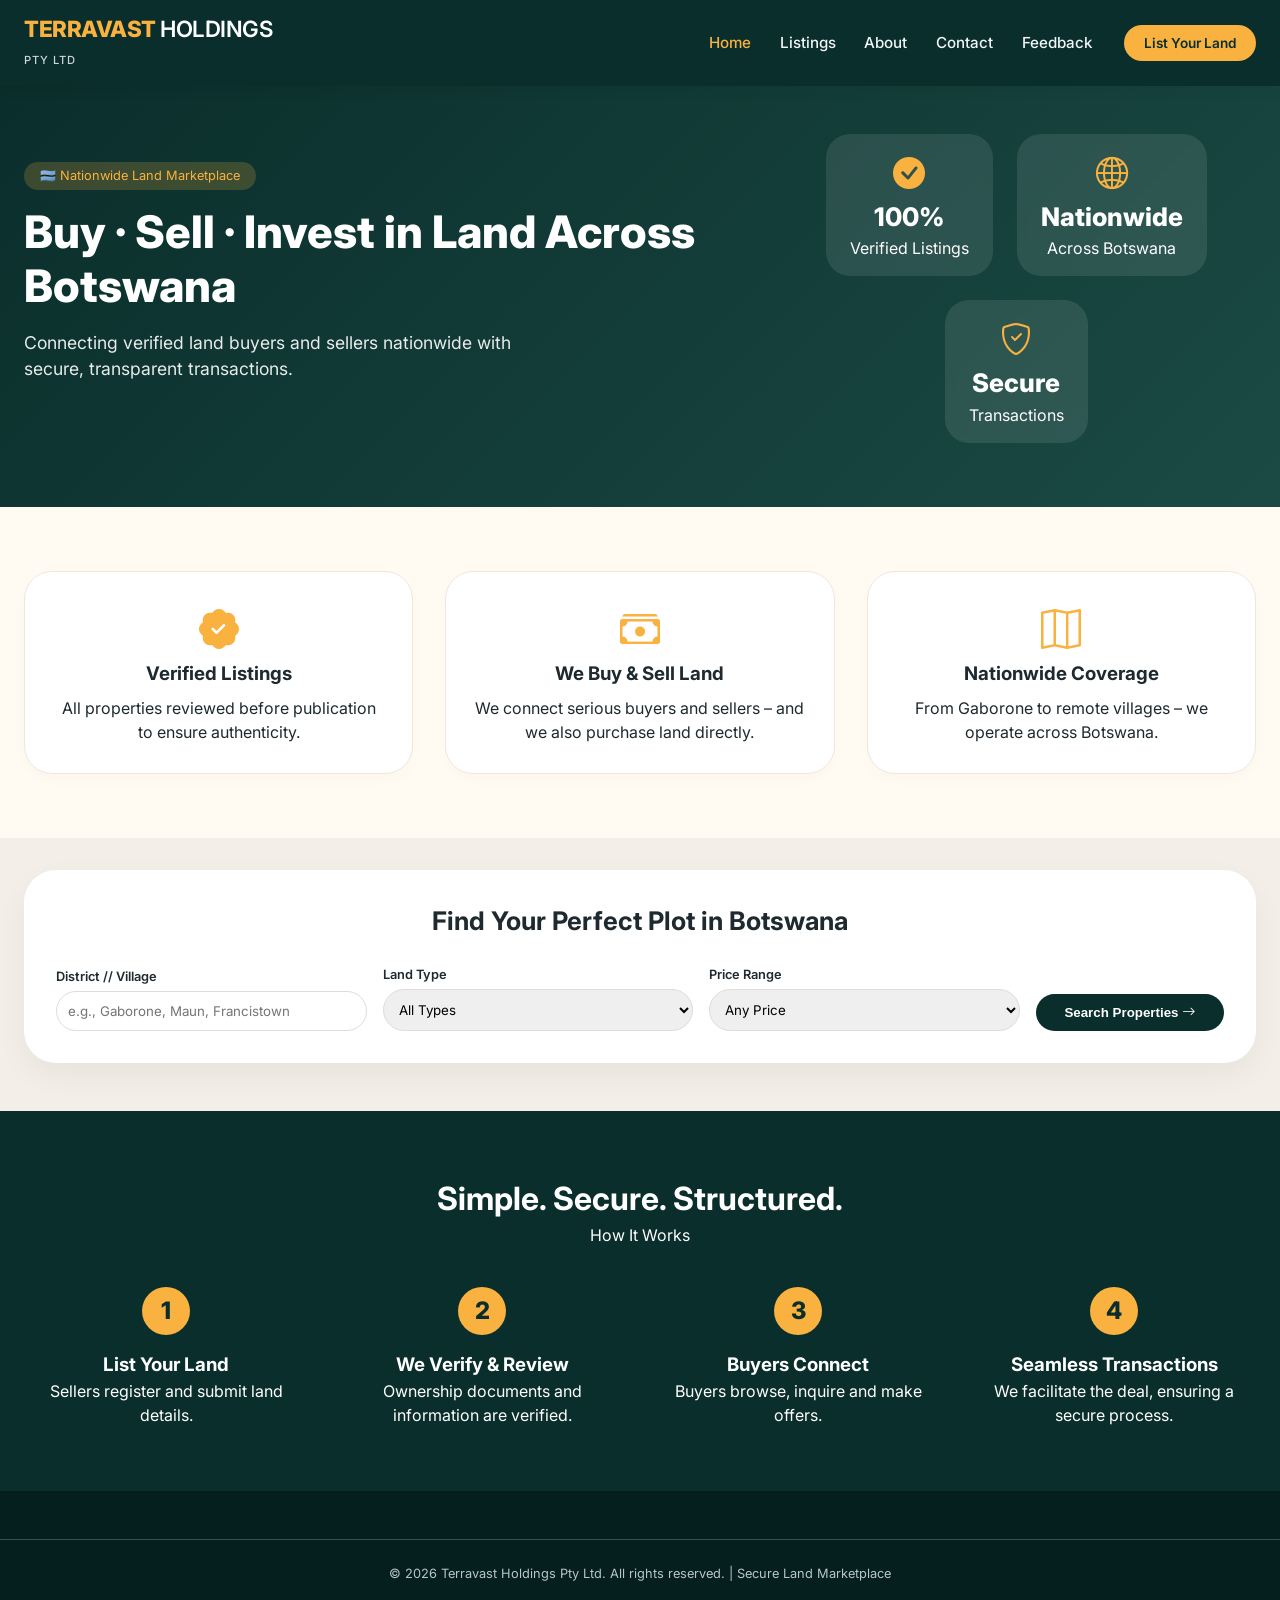
<file: index.html>
<!DOCTYPE html>
<html lang="en">
<head>
    <meta charset="UTF-8">
    <meta name="viewport" content="width=device-width, initial-scale=1.0">
    <title>Terravast Holdings | Buy, Sell & Invest in Land Across Botswana</title>
    <!-- Google Fonts for better typography -->
    <link href="https://fonts.googleapis.com/css2?family=Inter:opsz,wght@14..32,300;14..32,400;14..32,600;14..32,700;14..32,800&display=swap" rel="stylesheet">
    <!-- Bootstrap Icons for icons (free icon library) -->
    <link rel="stylesheet" href="https://cdn.jsdelivr.net/npm/bootstrap-icons@1.11.3/font/bootstrap-icons.min.css">
    <!-- Link to external CSS file -->
    <link rel="stylesheet" href="style.css">
</head>
<body>

<!-- ========== HEADER / NAVIGATION BAR ========== -->
<!-- This appears on EVERY page - shows the logo and navigation links -->
<header class="site-header">
    <div class="container nav-container">
        <div class="logo-area">
            <h1 class="logo">
                <span class="logo-terra">TERRAVAST</span> 
                <span class="logo-hold">HOLDINGS</span>
                <br><span class="logo-sub">PTY LTD</span>
            </h1>
        </div>
        <nav class="main-nav">
            <ul class="nav-links">
                <li><a href="index.html" class="active">Home</a></li>
                <li><a href="listings.html">Listings</a></li>
                <li><a href="about.html">About</a></li>
                <li><a href="contact.html">Contact</a></li>
                <li><a href="feedback.html">Feedback</a></li>
            </ul>
            <div class="nav-actions">
                <a href="contact.html" class="btn-primary">List Your Land</a>
            </div>
            <!-- Mobile menu button (hamburger) - only shows on phones -->
            <button class="mobile-menu-btn" id="mobileMenuBtn" aria-label="Menu">
                <i class="bi bi-list"></i>
            </button>
        </nav>
    </div>
    <!-- Mobile navigation panel - hidden by default, shows when button clicked -->
    <div class="mobile-nav-panel" id="mobileNavPanel">
        <ul>
            <li><a href="index.html">Home</a></li>
            <li><a href="listings.html">Listings</a></li>
            <li><a href="about.html">About</a></li>
            <li><a href="contact.html">Contact</a></li>
            <li><a href="feedback.html">Feedback</a></li>
            <li><a href="contact.html" class="btn-primary-mobile">List Your Land</a></li>
        </ul>
    </div>
</header>

<main>
    <!-- ========== HERO SECTION ========== -->
    <!-- Big welcoming section at the top of the page -->
    <section class="hero">
        <div class="container hero-grid">
            <div class="hero-content">
                <span class="hero-badge">🇧🇼 Nationwide Land Marketplace</span>
                <h2>Buy · Sell · Invest in Land Across Botswana</h2>
                <p>Connecting verified land buyers and sellers nationwide with secure, transparent transactions.</p>
            </div>
            <div class="hero-stats">
                <div class="stat-card">
                    <i class="bi bi-check-circle-fill"></i>
                    <h3>100%</h3>
                    <p>Verified Listings</p>
                </div>
                <div class="stat-card">
                    <i class="bi bi-globe2"></i>
                    <h3>Nationwide</h3>
                    <p>Across Botswana</p>
                </div>
                <div class="stat-card">
                    <i class="bi bi-shield-check"></i>
                    <h3>Secure</h3>
                    <p>Transactions</p>
                </div>
            </div>
        </div>
    </section>

    <!-- ========== FEATURES SECTION ========== -->
    <!-- Three cards explaining what makes Terravast special -->
    <section class="features">
        <div class="container">
            <div class="features-grid">
                <div class="feature-item">
                    <i class="bi bi-patch-check-fill"></i>
                    <h3>Verified Listings</h3>
                    <p>All properties reviewed before publication to ensure authenticity.</p>
                </div>
                <div class="feature-item">
                    <i class="bi bi-cash-stack"></i>
                    <h3>We Buy & Sell Land</h3>
                    <p>We connect serious buyers and sellers – and we also purchase land directly.</p>
                </div>
                <div class="feature-item">
                    <i class="bi bi-map"></i>
                    <h3>Nationwide Coverage</h3>
                    <p>From Gaborone to remote villages – we operate across Botswana.</p>
                </div>
            </div>
        </div>
    </section>

    <!-- ========== SEARCH SECTION ========== -->
    <!-- Search bar that lets users filter properties -->
    <section class="search-section">
        <div class="container">
            <div class="search-card">
                <h3>Find Your Perfect Plot in Botswana</h3>
                <form id="searchForm" class="search-form">
                    <div class="form-group">
                        <label>District // Village</label>
                        <input type="text" id="searchLocation" placeholder="e.g., Gaborone, Maun, Francistown">
                    </div>
                    <div class="form-group">
                        <label>Land Type</label>
                        <select id="searchType">
                            <option value="all">All Types</option>
                            <option value="Residential">Residential Plot</option>
                            <option value="Commercial">Commercial Farm</option>
                            <option value="Tribal">Tribal Land</option>
                            <option value="Freehold">Freehold</option>
                        </select>
                    </div>
                    <div class="form-group">
                        <label>Price Range</label>
                        <select id="searchPrice">
                            <option value="any">Any Price</option>
                            <option value="0-300000">Under P300,000</option>
                            <option value="300001-600000">P300k - P600k</option>
                            <option value="600001-1000000">P600k - P1M</option>
                            <option value="1000001+">P1M+</option>
                        </select>
                    </div>
                    <button type="submit" class="btn-search">Search Properties <i class="bi bi-arrow-right"></i></button>
                </form>
            </div>
        </div>
    </section>
    
    <!-- ========== HOW IT WORKS SECTION ========== -->
    <!-- 4-step process explaining how the platform works -->
    <section class="how-it-works">
        <div class="container">
            <div class="section-header">
                <h2>Simple. Secure. Structured.</h2>
                <p>How It Works</p>
            </div>
            <div class="steps">
                <div class="step">
                    <div class="step-num">1</div>
                    <h3>List Your Land</h3>
                    <p>Sellers register and submit land details.</p>
                </div>
                <div class="step">
                    <div class="step-num">2</div>
                    <h3>We Verify & Review</h3>
                    <p>Ownership documents and information are verified.</p>
                </div>
                <div class="step">
                    <div class="step-num">3</div>
                    <h3>Buyers Connect</h3>
                    <p>Buyers browse, inquire and make offers.</p>
                </div>
                <div class="step">
                    <div class="step-num">4</div>
                    <h3>Seamless Transactions</h3>
                    <p>We facilitate the deal, ensuring a secure process.</p>
                </div>
            </div>
        </div>
    </section>
</main>

<!-- ========== FOOTER ========== -->
<!-- Appears at the bottom of EVERY page -->
<footer class="site-footer">
        <div class="footer-bottom">
            <p>&copy; 2026 Terravast Holdings Pty Ltd. All rights reserved. | Secure Land Marketplace</p>
        </div>
    </div>
</footer>

<!-- Link to external JavaScript file -->
<script src="script.js"></script>
</body>
</html>
</file>
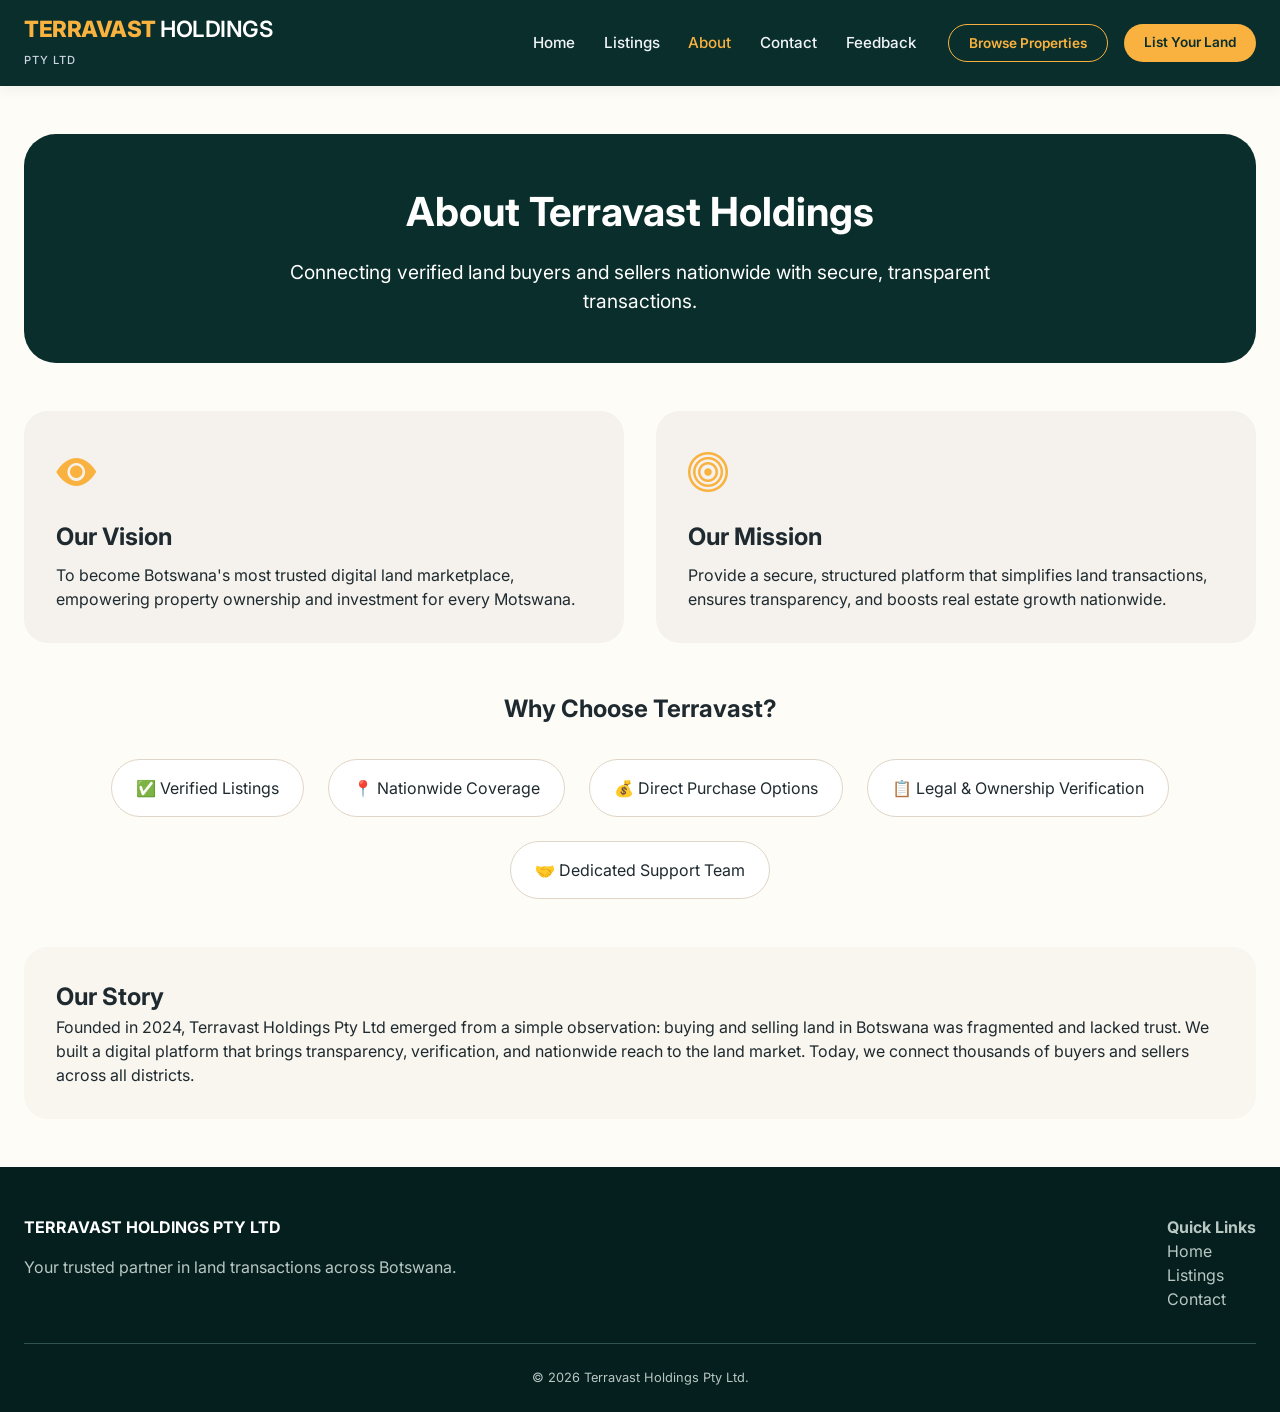
<file: about.html>
<!DOCTYPE html>
<html lang="en">
<head>
    <meta charset="UTF-8">
    <meta name="viewport" content="width=device-width, initial-scale=1.0">
    <title>Terravast - About Us | Botswana's Trusted Land Marketplace</title>
    <link href="https://fonts.googleapis.com/css2?family=Inter:opsz,wght@14..32,300;400;600;700;800&display=swap" rel="stylesheet">
    <link rel="stylesheet" href="https://cdn.jsdelivr.net/npm/bootstrap-icons@1.11.3/font/bootstrap-icons.min.css">
    <link rel="stylesheet" href="style.css">
</head>
<body>

<header class="site-header">
    <div class="container nav-container">
        <div class="logo-area">
            <h1 class="logo"><span class="logo-terra">TERRAVAST</span> <span class="logo-hold">HOLDINGS</span><br><span class="logo-sub">PTY LTD</span></h1>
        </div>
        <nav class="main-nav">
            <ul class="nav-links">
                <li><a href="index.html">Home</a></li>
                <li><a href="listings.html">Listings</a></li>
                <li><a href="about.html" class="active">About</a></li>
                <li><a href="contact.html">Contact</a></li>
                <li><a href="feedback.html">Feedback</a></li>
            </ul>
            <div class="nav-actions">
                <a href="listings.html" class="btn-outline">Browse Properties</a>
                <a href="contact.html" class="btn-primary">List Your Land</a>
            </div>
            <button class="mobile-menu-btn" id="mobileMenuBtn"><i class="bi bi-list"></i></button>
        </nav>
    </div>
    <div class="mobile-nav-panel" id="mobileNavPanel">
        <ul>
            <li><a href="index.html">Home</a></li>
            <li><a href="listings.html">Listings</a></li>
            <li><a href="about.html">About</a></li>
            <li><a href="contact.html">Contact</a></li>
            <li><a href="feedback.html">Feedback</a></li>
        </ul>
    </div>
</header>

<main>
    <section class="container" style="padding: 3rem 1.5rem;">
        <!-- Hero section for about page -->
        <div style="background: #0a2e2b; color: white; border-radius: 32px; padding: 3rem 2rem; margin-bottom: 3rem; text-align: center;">
            <h1 style="font-size: 2.5rem; margin-bottom: 1rem;">About Terravast Holdings</h1>
            <p style="font-size: 1.2rem; max-width: 700px; margin: 0 auto;">Connecting verified land buyers and sellers nationwide with secure, transparent transactions.</p>
        </div>
        
        <!-- Vision and Mission side by side -->
        <div style="display: flex; flex-wrap: wrap; gap: 2rem; margin-bottom: 3rem;">
            <div style="flex: 1; background: #f5f2ed; padding: 2rem; border-radius: 24px;">
                <i class="bi bi-eye-fill" style="font-size: 2.5rem; color: #f9b23f;"></i>
                <h2 style="margin: 1rem 0 0.5rem;">Our Vision</h2>
                <p>To become Botswana's most trusted digital land marketplace, empowering property ownership and investment for every Motswana.</p>
            </div>
            <div style="flex: 1; background: #f5f2ed; padding: 2rem; border-radius: 24px;">
                <i class="bi bi-bullseye" style="font-size: 2.5rem; color: #f9b23f;"></i>
                <h2 style="margin: 1rem 0 0.5rem;">Our Mission</h2>
                <p>Provide a secure, structured platform that simplifies land transactions, ensures transparency, and boosts real estate growth nationwide.</p>
            </div>
        </div>
        
        <!-- Why Choose Us section -->
        <div style="margin-bottom: 3rem;">
            <h2 style="text-align: center; margin-bottom: 2rem;">Why Choose Terravast?</h2>
            <div style="display: flex; flex-wrap: wrap; gap: 1.5rem; justify-content: center;">
                <div style="background: white; padding: 1rem 1.5rem; border-radius: 60px; border: 1px solid #e0d6c8;">✅ Verified Listings</div>
                <div style="background: white; padding: 1rem 1.5rem; border-radius: 60px; border: 1px solid #e0d6c8;">📍 Nationwide Coverage</div>
                <div style="background: white; padding: 1rem 1.5rem; border-radius: 60px; border: 1px solid #e0d6c8;">💰 Direct Purchase Options</div>
                <div style="background: white; padding: 1rem 1.5rem; border-radius: 60px; border: 1px solid #e0d6c8;">📋 Legal & Ownership Verification</div>
                <div style="background: white; padding: 1rem 1.5rem; border-radius: 60px; border: 1px solid #e0d6c8;">🤝 Dedicated Support Team</div>
            </div>
        </div>
        
        <!-- Company story -->
        <div style="background: #f9f5ef; border-radius: 24px; padding: 2rem;">
            <h2>Our Story</h2>
            <p>Founded in 2024, Terravast Holdings Pty Ltd emerged from a simple observation: buying and selling land in Botswana was fragmented and lacked trust. We built a digital platform that brings transparency, verification, and nationwide reach to the land market. Today, we connect thousands of buyers and sellers across all districts.</p>
        </div>
    </section>
</main>

<footer class="site-footer">
    <div class="container">
        <div class="footer-grid">
            <div class="footer-brand">
                <h3>TERRAVAST HOLDINGS PTY LTD</h3>
                <p>Your trusted partner in land transactions across Botswana.</p>
            </div>
            <div class="footer-links">
                <h4>Quick Links</h4>
                <ul><li><a href="index.html">Home</a></li><li><a href="listings.html">Listings</a></li><li><a href="contact.html">Contact</a></li></ul>
            </div>
        </div>
        <div class="footer-bottom"><p>&copy; 2026 Terravast Holdings Pty Ltd.</p></div>
    </div>
</footer>

<script src="script.js"></script>
</body>
</html>
</file>
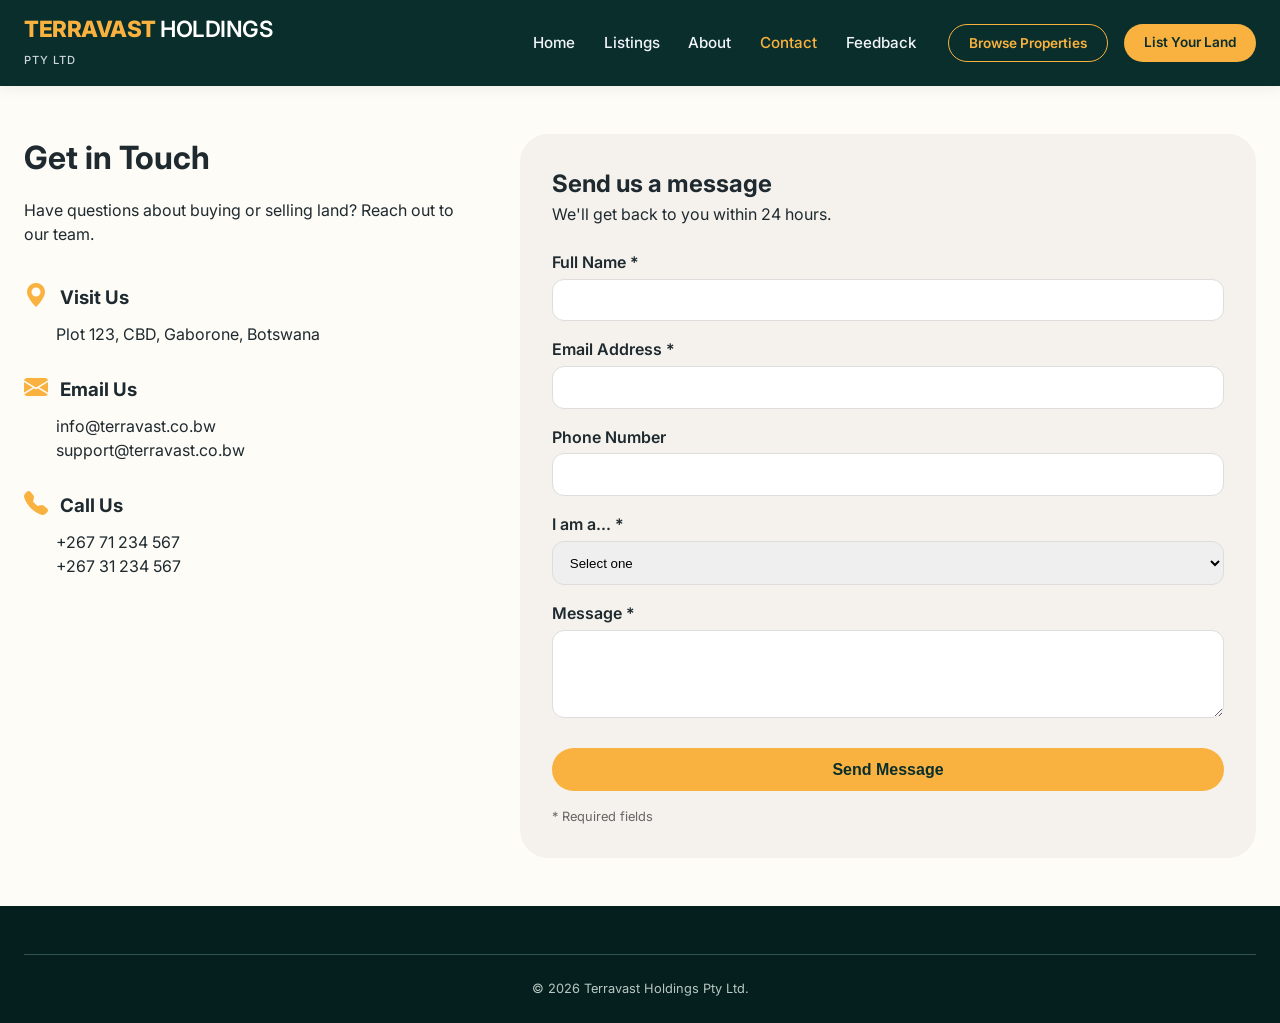
<file: contact.html>
<!DOCTYPE html>
<html lang="en">
<head>
    <meta charset="UTF-8">
    <meta name="viewport" content="width=device-width, initial-scale=1.0">
    <title>Terravast - Contact Us | List Your Land or Inquire</title>
    <link href="https://fonts.googleapis.com/css2?family=Inter:opsz,wght@14..32,300;400;600;700;800&display=swap" rel="stylesheet">
    <link rel="stylesheet" href="https://cdn.jsdelivr.net/npm/bootstrap-icons@1.11.3/font/bootstrap-icons.min.css">
    <link rel="stylesheet" href="style.css">
</head>
<body>

<header class="site-header">
    <div class="container nav-container">
        <div class="logo-area">
            <h1 class="logo"><span class="logo-terra">TERRAVAST</span> <span class="logo-hold">HOLDINGS</span><br><span class="logo-sub">PTY LTD</span></h1>
        </div>
        <nav class="main-nav">
            <ul class="nav-links">
                <li><a href="index.html">Home</a></li>
                <li><a href="listings.html">Listings</a></li>
                <li><a href="about.html">About</a></li>
                <li><a href="contact.html" class="active">Contact</a></li>
                <li><a href="feedback.html">Feedback</a></li>
            </ul>
            <div class="nav-actions">
                <a href="listings.html" class="btn-outline">Browse Properties</a>
                <a href="contact.html" class="btn-primary">List Your Land</a>
            </div>
            <button class="mobile-menu-btn" id="mobileMenuBtn"><i class="bi bi-list"></i></button>
        </nav>
    </div>
    <div class="mobile-nav-panel" id="mobileNavPanel">
        <ul><li><a href="index.html">Home</a></li><li><a href="listings.html">Listings</a></li><li><a href="about.html">About</a></li><li><a href="contact.html">Contact</a></li><li><a href="feedback.html">Feedback</a></li></ul>
    </div>
</header>

<main>
    <section class="container" style="padding: 3rem 1.5rem;">
        <div style="display: flex; flex-wrap: wrap; gap: 3rem;">
            <!-- Left side: Contact information -->
            <div style="flex: 1;">
                <h1 style="font-size: 2rem; margin-bottom: 1rem;">Get in Touch</h1>
                <p style="margin-bottom: 2rem;">Have questions about buying or selling land? Reach out to our team.</p>
                
                <div style="margin-bottom: 1.5rem;">
                    <i class="bi bi-geo-alt-fill" style="color: #f9b23f; font-size: 1.5rem;"></i>
                    <h3 style="display: inline; margin-left: 0.5rem;">Visit Us</h3>
                    <p style="margin-top: 0.5rem; margin-left: 2rem;">Plot 123, CBD, Gaborone, Botswana</p>
                </div>
                
                <div style="margin-bottom: 1.5rem;">
                    <i class="bi bi-envelope-fill" style="color: #f9b23f; font-size: 1.5rem;"></i>
                    <h3 style="display: inline; margin-left: 0.5rem;">Email Us</h3>
                    <p style="margin-top: 0.5rem; margin-left: 2rem;">info@terravast.co.bw</p>
                    <p style="margin-left: 2rem;">support@terravast.co.bw</p>
                </div>
                
                <div style="margin-bottom: 1.5rem;">
                    <i class="bi bi-telephone-fill" style="color: #f9b23f; font-size: 1.5rem;"></i>
                    <h3 style="display: inline; margin-left: 0.5rem;">Call Us</h3>
                    <p style="margin-top: 0.5rem; margin-left: 2rem;">+267 71 234 567</p>
                    <p style="margin-left: 2rem;">+267 31 234 567</p>
                </div>
            </div>
            
            <!-- Right side: Contact Form with HTML5 validation -->
            <div style="flex: 1.5; background: #f5f2ed; padding: 2rem; border-radius: 28px;">
                <h2>Send us a message</h2>
                <p style="margin-bottom: 1.5rem;">We'll get back to you within 24 hours.</p>
                
                <!-- IMPORTANT: This form uses HTML5 'required' attribute for validation -->
                <form id="contactForm">
                    <div style="margin-bottom: 1rem;">
                        <label style="display: block; font-weight: 600; margin-bottom: 0.3rem;">Full Name *</label>
                        <input type="text" id="conName" required style="width: 100%; padding: 0.8rem; border-radius: 12px; border: 1px solid #ddd;">
                    </div>
                    <div style="margin-bottom: 1rem;">
                        <label style="display: block; font-weight: 600; margin-bottom: 0.3rem;">Email Address *</label>
                        <input type="email" id="conEmail" required style="width: 100%; padding: 0.8rem; border-radius: 12px; border: 1px solid #ddd;">
                    </div>
                    <div style="margin-bottom: 1rem;">
                        <label style="display: block; font-weight: 600; margin-bottom: 0.3rem;">Phone Number</label>
                        <input type="tel" id="conPhone" style="width: 100%; padding: 0.8rem; border-radius: 12px; border: 1px solid #ddd;">
                    </div>
                    <div style="margin-bottom: 1rem;">
                        <label style="display: block; font-weight: 600; margin-bottom: 0.3rem;">I am a... *</label>
                        <select id="conType" required style="width: 100%; padding: 0.8rem; border-radius: 12px; border: 1px solid #ddd;">
                            <option value="">Select one</option>
                            <option value="buyer">Buyer looking for land</option>
                            <option value="seller">Seller wanting to list land</option>
                            <option value="investor">Investor</option>
                        </select>
                    </div>
                    <div style="margin-bottom: 1.5rem;">
                        <label style="display: block; font-weight: 600; margin-bottom: 0.3rem;">Message *</label>
                        <textarea id="conMsg" rows="4" required style="width: 100%; padding: 0.8rem; border-radius: 12px; border: 1px solid #ddd;"></textarea>
                    </div>
                    <button type="submit" class="btn-primary" style="width: 100%; padding: 0.8rem; font-size: 1rem;">Send Message</button>
                    <p style="font-size: 0.8rem; margin-top: 1rem; color: #666;">* Required fields</p>
                </form>
            </div>
        </div>
    </section>
</main>

<footer class="site-footer">
    <div class="container">
        <div class="footer-bottom"><p>&copy; 2026 Terravast Holdings Pty Ltd.</p></div>
    </div>
</footer>

<script src="script.js"></script>
</body>
</html>
</file>
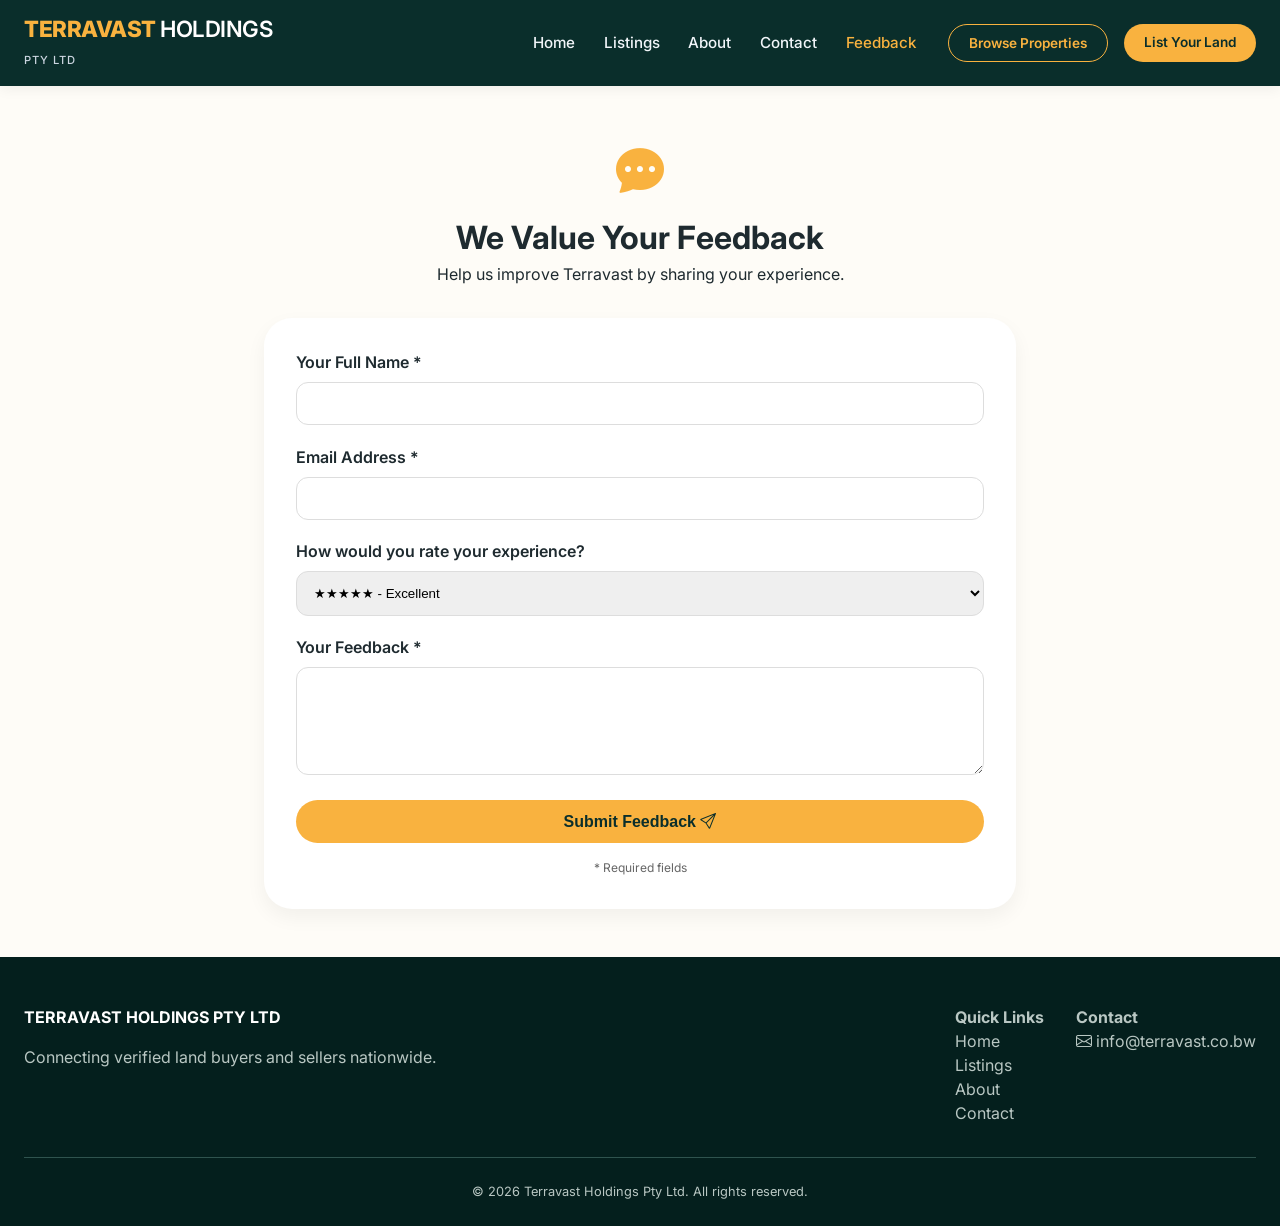
<file: feedback.html>
<!DOCTYPE html>
<html lang="en">
<head>
    <meta charset="UTF-8">
    <meta name="viewport" content="width=device-width, initial-scale=1.0">
    <title>Terravast - We Value Your Feedback</title>
    <link href="https://fonts.googleapis.com/css2?family=Inter:opsz,wght@14..32,300;400;600;700;800&display=swap" rel="stylesheet">
    <link rel="stylesheet" href="https://cdn.jsdelivr.net/npm/bootstrap-icons@1.11.3/font/bootstrap-icons.min.css">
    <link rel="stylesheet" href="style.css">
</head>
<body>

<header class="site-header">
    <div class="container nav-container">
        <div class="logo-area">
            <h1 class="logo"><span class="logo-terra">TERRAVAST</span> <span class="logo-hold">HOLDINGS</span><br><span class="logo-sub">PTY LTD</span></h1>
        </div>
        <nav class="main-nav">
            <ul class="nav-links">
                <li><a href="index.html">Home</a></li>
                <li><a href="listings.html">Listings</a></li>
                <li><a href="about.html">About</a></li>
                <li><a href="contact.html">Contact</a></li>
                <li><a href="feedback.html" class="active">Feedback</a></li>
            </ul>
            <div class="nav-actions">
                <a href="listings.html" class="btn-outline">Browse Properties</a>
                <a href="contact.html" class="btn-primary">List Your Land</a>
            </div>
            <button class="mobile-menu-btn" id="mobileMenuBtn"><i class="bi bi-list"></i></button>
        </nav>
    </div>
    <div class="mobile-nav-panel" id="mobileNavPanel">
        <ul>
            <li><a href="index.html">Home</a></li>
            <li><a href="listings.html">Listings</a></li>
            <li><a href="about.html">About</a></li>
            <li><a href="contact.html">Contact</a></li>
            <li><a href="feedback.html">Feedback</a></li>
        </ul>
    </div>
</header>

<main>
    <section class="container" style="padding: 3rem 1.5rem; max-width: 800px; margin: 0 auto;">
        <!-- Header -->
        <div style="text-align: center; margin-bottom: 2rem;">
            <i class="bi bi-chat-dots-fill" style="font-size: 3rem; color: #f9b23f;"></i>
            <h1 style="font-size: 2rem; margin-top: 0.5rem;">We Value Your Feedback</h1>
            <p>Help us improve Terravast by sharing your experience.</p>
        </div>
        
        <!-- Feedback Form -->
        <div style="background: white; padding: 2rem; border-radius: 28px; box-shadow: 0 8px 20px rgba(0,0,0,0.05);">
            <form id="feedbackForm">
                <!-- Name field - REQUIRED -->
                <div style="margin-bottom: 1.2rem;">
                    <label style="display: block; font-weight: 600; margin-bottom: 0.5rem;">Your Full Name *</label>
                    <input type="text" id="fbName" required 
                           style="width: 100%; padding: 0.8rem; border-radius: 12px; border: 1px solid #ddd; font-family: inherit;">
                </div>
                
                <!-- Email field - REQUIRED with email validation -->
                <div style="margin-bottom: 1.2rem;">
                    <label style="display: block; font-weight: 600; margin-bottom: 0.5rem;">Email Address *</label>
                    <input type="email" id="fbEmail" required 
                           style="width: 100%; padding: 0.8rem; border-radius: 12px; border: 1px solid #ddd; font-family: inherit;">
                </div>
                
                <!-- Rating dropdown -->
                <div style="margin-bottom: 1.2rem;">
                    <label style="display: block; font-weight: 600; margin-bottom: 0.5rem;">How would you rate your experience?</label>
                    <select id="fbRating" style="width: 100%; padding: 0.8rem; border-radius: 12px; border: 1px solid #ddd;">
                        <option value="5">★★★★★ - Excellent</option>
                        <option value="4">★★★★☆ - Good</option>
                        <option value="3">★★★☆☆ - Average</option>
                        <option value="2">★★☆☆☆ - Fair</option>
                        <option value="1">★☆☆☆☆ - Poor</option>
                    </select>
                </div>
                
                <!-- Message field - REQUIRED -->
                <div style="margin-bottom: 1.2rem;">
                    <label style="display: block; font-weight: 600; margin-bottom: 0.5rem;">Your Feedback *</label>
                    <textarea id="fbMsg" rows="5" required 
                              style="width: 100%; padding: 0.8rem; border-radius: 12px; border: 1px solid #ddd; font-family: inherit; resize: vertical;"></textarea>
                </div>
                
                <!-- Submit button -->
                <button type="submit" class="btn-primary" style="width: 100%; padding: 0.8rem; font-size: 1rem; cursor: pointer;">
                    Submit Feedback <i class="bi bi-send"></i>
                </button>
                
                <p style="font-size: 0.75rem; margin-top: 1rem; color: #666; text-align: center;">* Required fields</p>
            </form>
        </div>
        
        <!-- Thank you message (hidden initially) -->
        <div id="thankYouMsg" style="display: none; text-align: center; background: #e8f5e9; padding: 2rem; border-radius: 24px; margin-top: 2rem;">
            <i class="bi bi-check-circle-fill" style="font-size: 3rem; color: #4caf50;"></i>
            <h3>Thank You!</h3>
            <p>Your feedback helps us improve Terravast for everyone.</p>
        </div>
    </section>
</main>

<footer class="site-footer">
    <div class="container">
        <div class="footer-grid">
            <div class="footer-brand">
                <h3>TERRAVAST HOLDINGS PTY LTD</h3>
                <p>Connecting verified land buyers and sellers nationwide.</p>
            </div>
            <div class="footer-links">
                <h4>Quick Links</h4>
                <ul>
                    <li><a href="index.html">Home</a></li>
                    <li><a href="listings.html">Listings</a></li>
                    <li><a href="about.html">About</a></li>
                    <li><a href="contact.html">Contact</a></li>
                </ul>
            </div>
            <div class="footer-contact">
                <h4>Contact</h4>
                <p><i class="bi bi-envelope"></i> info@terravast.co.bw</p>
            </div>
        </div>
        <div class="footer-bottom">
            <p>&copy; 2026 Terravast Holdings Pty Ltd. All rights reserved.</p>
        </div>
    </div>
</footer>

<script src="script.js"></script>
</body>
</html>
</file>
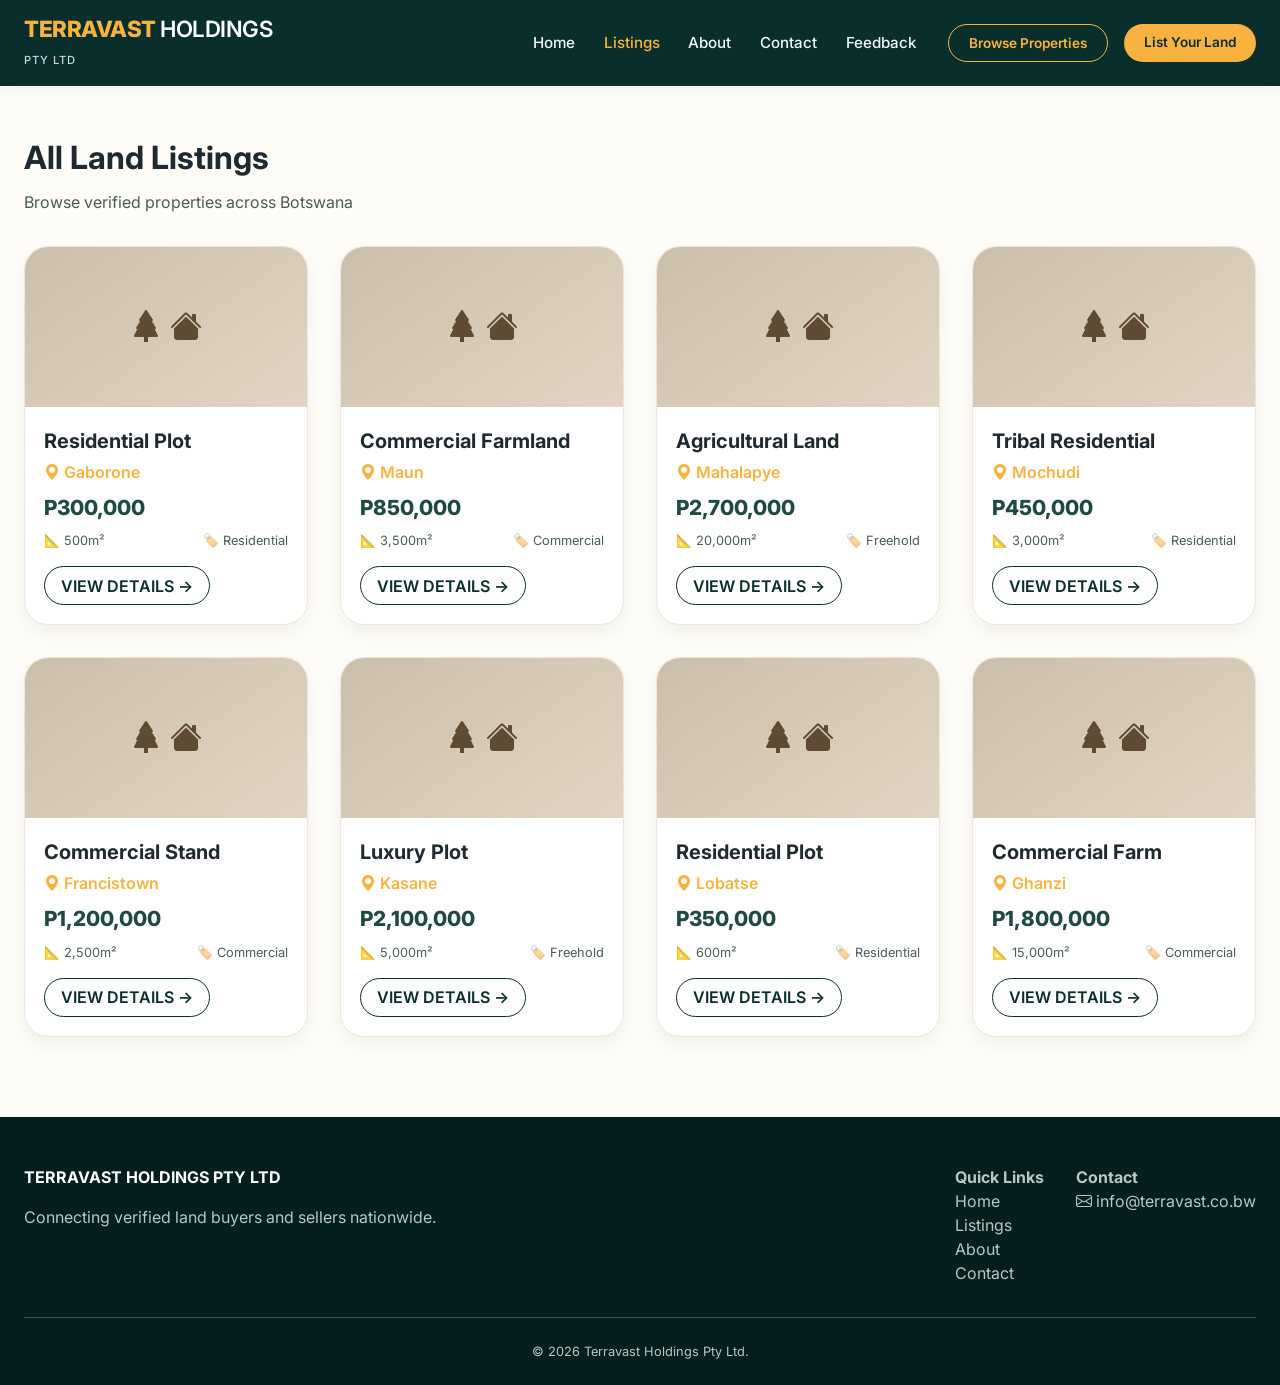
<file: listings.html>
<!DOCTYPE html>
<html lang="en">
<head>
    <meta charset="UTF-8">
    <meta name="viewport" content="width=device-width, initial-scale=1.0">
    <title>Terravast - All Land Listings in Botswana</title>
    <link href="https://fonts.googleapis.com/css2?family=Inter:opsz,wght@14..32,300;400;600;700;800&display=swap" rel="stylesheet">
    <link rel="stylesheet" href="https://cdn.jsdelivr.net/npm/bootstrap-icons@1.11.3/font/bootstrap-icons.min.css">
    <link rel="stylesheet" href="style.css">
</head>
<body>

<!-- Same header as index.html (consistent across all pages) -->
<header class="site-header">
    <div class="container nav-container">
        <div class="logo-area">
            <h1 class="logo"><span class="logo-terra">TERRAVAST</span> <span class="logo-hold">HOLDINGS</span><br><span class="logo-sub">PTY LTD</span></h1>
        </div>
        <nav class="main-nav">
            <ul class="nav-links">
                <li><a href="index.html">Home</a></li>
                <li><a href="listings.html" class="active">Listings</a></li>
                <li><a href="about.html">About</a></li>
                <li><a href="contact.html">Contact</a></li>
                <li><a href="feedback.html">Feedback</a></li>
            </ul>
            <div class="nav-actions">
                <a href="listings.html" class="btn-outline">Browse Properties</a>
                <a href="contact.html" class="btn-primary">List Your Land</a>
            </div>
            <button class="mobile-menu-btn" id="mobileMenuBtn"><i class="bi bi-list"></i></button>
        </nav>
    </div>
    <div class="mobile-nav-panel" id="mobileNavPanel">
        <ul>
            <li><a href="index.html">Home</a></li>
            <li><a href="listings.html">Listings</a></li>
            <li><a href="about.html">About</a></li>
            <li><a href="contact.html">Contact</a></li>
            <li><a href="feedback.html">Feedback</a></li>
        </ul>
    </div>
</header>

<main>
    <section class="container" style="padding: 3rem 1.5rem;">
        <h1 style="font-size: 2rem; margin-bottom: 0.5rem;">All Land Listings</h1>
        <p style="margin-bottom: 2rem; color: #4a5b57;">Browse verified properties across Botswana</p>
        
        <!-- Grid of all listings - same style as featured on homepage -->
        <div class="listings-grid" id="allListingsGrid">
            <!-- JavaScript will populate all listings here -->
        </div>
    </section>
</main>

<!-- Same footer as index.html -->
<footer class="site-footer">
    <div class="container">
        <div class="footer-grid">
            <div class="footer-brand">
                <h3>TERRAVAST HOLDINGS PTY LTD</h3>
                <p>Connecting verified land buyers and sellers nationwide.</p>
            </div>
            <div class="footer-links">
                <h4>Quick Links</h4>
                <ul>
                    <li><a href="index.html">Home</a></li>
                    <li><a href="listings.html">Listings</a></li>
                    <li><a href="about.html">About</a></li>
                    <li><a href="contact.html">Contact</a></li>
                </ul>
            </div>
            <div class="footer-contact">
                <h4>Contact</h4>
                <p><i class="bi bi-envelope"></i> info@terravast.co.bw</p>
            </div>
        </div>
        <div class="footer-bottom">
            <p>&copy; 2026 Terravast Holdings Pty Ltd.</p>
        </div>
    </div>
</footer>

<script src="script.js"></script>
<script>
    // This script populates the all listings page with the same data
    // Wait for page to load, then render all listings
    document.addEventListener('DOMContentLoaded', function() {
        if(typeof listingsData !== 'undefined') {
            renderAllListings(listingsData);
        }
    });
</script>
</body>
</html>
</file>
<file: style.css>
/* ========================================
   TERRAVAST HOLDINGS - MAIN STYLESHEET
   External CSS3 for consistent page design
   ======================================== */

/* ---------- RESET & BASE ---------- */
* {
    margin: 0;
    padding: 0;
    box-sizing: border-box;
}

body {
    font-family: 'Inter', sans-serif;
    background-color: #fefcf7;
    color: #1e2a2f;
    line-height: 1.5;
}

.container {
    max-width: 1280px;
    margin: 0 auto;
    padding: 0 24px;
}

/* ---------- HEADER & NAVIGATION ---------- */
.site-header {
    background: #0a2e2b;
    padding: 1rem 0;
    position: sticky;
    top: 0;
    z-index: 1000;
    box-shadow: 0 4px 12px rgba(0,0,0,0.05);
}

.nav-container {
    display: flex;
    justify-content: space-between;
    align-items: center;
    flex-wrap: wrap;
}

/* Logo styling */
.logo-area .logo {
    font-size: 1.4rem;
    line-height: 1.2;
    letter-spacing: -0.5px;
}

.logo-terra {
    font-weight: 800;
    color: #f9b23f;
}

.logo-hold {
    font-weight: 600;
    color: #ffffff;
}

.logo-sub {
    font-size: 0.7rem;
    font-weight: 500;
    color: #cbd5e0;
    letter-spacing: 1px;
}

/* Navigation links */
.main-nav {
    display: flex;
    align-items: center;
    gap: 2rem;
}

.nav-links {
    display: flex;
    gap: 1.8rem;
    list-style: none;
}

.nav-links a {
    text-decoration: none;
    font-weight: 500;
    color: #f1f5f9;
    transition: 0.2s;
    font-size: 0.95rem;
}

.nav-links a:hover, .nav-links a.active {
    color: #f9b23f;
}

/* Button styles */
.nav-actions {
    display: flex;
    gap: 1rem;
}

.btn-outline, .btn-primary, .btn-outline-light {
    display: inline-block;
    padding: 0.5rem 1.25rem;
    border-radius: 40px;
    font-weight: 600;
    text-decoration: none;
    transition: all 0.2s;
    font-size: 0.85rem;
}

.btn-outline {
    border: 1.5px solid #f9b23f;
    color: #f9b23f;
    background: transparent;
}

.btn-outline:hover {
    background: #f9b23f;
    color: #0a2e2b;
}

.btn-primary {
    background: #f9b23f;
    color: #0a2e2b;
    border: none;
}

.btn-primary:hover {
    background: #e09d2c;
    transform: translateY(-2px);
}

.btn-outline-light {
    border: 1.5px solid white;
    color: white;
    background: transparent;
}

.btn-outline-light:hover {
    background: white;
    color: #0a2e2b;
}

/* Mobile menu */
.mobile-menu-btn {
    background: none;
    border: none;
    font-size: 1.8rem;
    color: white;
    display: none;
    cursor: pointer;
}

.mobile-nav-panel {
    display: none;
    background: #0f3c38;
    padding: 1rem 1.5rem;
    flex-direction: column;
    gap: 1rem;
}

.mobile-nav-panel.show {
    display: flex;
}

.mobile-nav-panel ul {
    list-style: none;
    display: flex;
    flex-direction: column;
    gap: 1rem;
}

.mobile-nav-panel a {
    color: white;
    text-decoration: none;
    font-weight: 500;
}

/* ---------- HERO SECTION ---------- */
.hero {
    background: linear-gradient(135deg, #0a2e2b 0%, #1b4a44 100%);
    color: white;
    padding: 3rem 0 4rem;
}

.hero-grid {
    display: flex;
    flex-wrap: wrap;
    justify-content: space-between;
    align-items: center;
    gap: 2rem;
}

.hero-content {
    flex: 1.5;
}

.hero-badge {
    background: rgba(249, 178, 63, 0.2);
    padding: 0.3rem 1rem;
    border-radius: 40px;
    font-size: 0.8rem;
    display: inline-block;
    margin-bottom: 1rem;
    color: #f9b23f;
}

.hero-content h2 {
    font-size: 2.8rem;
    font-weight: 800;
    line-height: 1.2;
    margin-bottom: 1rem;
}

.hero-content p {
    font-size: 1.1rem;
    opacity: 0.9;
    margin-bottom: 2rem;
    max-width: 550px;
}

.hero-buttons {
    display: flex;
    gap: 1rem;
    flex-wrap: wrap;
}

.hero-stats {
    flex: 1;
    display: flex;
    gap: 1.5rem;
    flex-wrap: wrap;
    justify-content: center;
}

.stat-card {
    background: rgba(255,255,255,0.1);
    backdrop-filter: blur(4px);
    border-radius: 24px;
    padding: 1rem 1.5rem;
    text-align: center;
    min-width: 110px;
}

.stat-card i {
    font-size: 2rem;
    color: #f9b23f;
}

.stat-card h3 {
    font-size: 1.6rem;
    font-weight: 800;
}

/* ---------- FEATURES SECTION ---------- */
.features {
    padding: 4rem 0;
    background: #fffaf2;
}

.features-grid {
    display: flex;
    flex-wrap: wrap;
    gap: 2rem;
    justify-content: center;
}

.feature-item {
    background: white;
    padding: 1.8rem;
    border-radius: 28px;
    text-align: center;
    flex: 1;
    min-width: 220px;
    box-shadow: 0 6px 14px rgba(0,0,0,0.02);
    transition: 0.2s;
    border: 1px solid #f0e7db;
}

.feature-item i {
    font-size: 2.5rem;
    color: #f9b23f;
    margin-bottom: 1rem;
}

.feature-item h3 {
    margin-bottom: 0.5rem;
}

/* ---------- SEARCH SECTION ---------- */
.search-section {
    padding: 2rem 0 3rem;
    background: #f3efe8;
}

.search-card {
    background: white;
    border-radius: 32px;
    padding: 2rem;
    box-shadow: 0 12px 30px rgba(0,0,0,0.05);
}

.search-card h3 {
    font-size: 1.6rem;
    margin-bottom: 1.5rem;
    text-align: center;
}

.search-form {
    display: flex;
    flex-wrap: wrap;
    gap: 1rem;
    align-items: flex-end;
}

.form-group {
    flex: 1;
    min-width: 160px;
}

.form-group label {
    display: block;
    font-weight: 600;
    margin-bottom: 0.3rem;
    font-size: 0.8rem;
}

.form-group input, .form-group select {
    width: 100%;
    padding: 0.7rem;
    border-radius: 28px;
    border: 1px solid #ddd;
    font-family: inherit;
}

.btn-search {
    background: #0a2e2b;
    color: white;
    border: none;
    padding: 0.7rem 1.8rem;
    border-radius: 40px;
    font-weight: 600;
    cursor: pointer;
    transition: 0.2s;
}

.btn-search:hover {
    background: #f9b23f;
    color: #0a2e2b;
}

/* ---------- FEATURED LISTINGS ---------- */
.featured-listings {
    padding: 4rem 0;
}

.section-header {
    text-align: center;
    margin-bottom: 2.5rem;
}

.section-header h2 {
    font-size: 2rem;
    font-weight: 700;
    color: #0a2e2b;
}

.listings-grid {
    display: grid;
    grid-template-columns: repeat(auto-fill, minmax(280px, 1fr));
    gap: 2rem;
    margin-bottom: 2rem;
}

.listing-card {
    background: white;
    border-radius: 24px;
    overflow: hidden;
    box-shadow: 0 8px 20px rgba(0,0,0,0.05);
    transition: transform 0.2s;
    border: 1px solid #ede6db;
}

.listing-card:hover {
    transform: translateY(-6px);
}

.listing-img-placeholder {
    background: linear-gradient(145deg, #cbbfaa, #e2d4c2);
    height: 160px;
    display: flex;
    align-items: center;
    justify-content: center;
    color: #5e4b34;
    font-size: 2rem;
    gap: 0.5rem;
}

.listing-card-content {
    padding: 1.2rem;
}

.listing-card-content h3 {
    font-size: 1.25rem;
    font-weight: 700;
    margin-bottom: 0.25rem;
}

.listing-location {
    color: #f9b23f;
    font-weight: 600;
    margin-bottom: 0.5rem;
}

.listing-price {
    font-weight: 800;
    font-size: 1.3rem;
    color: #1e4a44;
    margin: 0.5rem 0;
}

.listing-details {
    display: flex;
    justify-content: space-between;
    margin-bottom: 1rem;
    font-size: 0.8rem;
    color: #4b5e5a;
}

.btn-details {
    background: none;
    border: 1px solid #0a2e2b;
    padding: 0.4rem 1rem;
    border-radius: 40px;
    font-weight: 600;
    text-decoration: none;
    color: #0a2e2b;
    display: inline-block;
    transition: 0.2s;
}

.btn-details:hover {
    background: #0a2e2b;
    color: white;
}

.view-all-wrap {
    text-align: center;
    margin-top: 2rem;
}

/* ---------- HOW IT WORKS ---------- */
.how-it-works {
    background: #0a2e2b;
    color: white;
    padding: 4rem 0;
}

.how-it-works .section-header h2, 
.how-it-works .section-header p {
    color: white;
}

.steps {
    display: flex;
    flex-wrap: wrap;
    gap: 2rem;
    justify-content: space-between;
    margin-top: 2rem;
}

.step {
    flex: 1;
    min-width: 180px;
    text-align: center;
}

.step-num {
    background: #f9b23f;
    width: 48px;
    height: 48px;
    display: flex;
    align-items: center;
    justify-content: center;
    border-radius: 60px;
    font-weight: 800;
    font-size: 1.5rem;
    color: #0a2e2b;
    margin: 0 auto 1rem;
}

/* ---------- FOOTER ---------- */
.site-footer {
    background: #041f1d;
    color: #b9c7c3;
    padding: 3rem 0 1.5rem;
}

.footer-grid {
    display: flex;
    flex-wrap: wrap;
    gap: 2rem;
    justify-content: space-between;
    margin-bottom: 2rem;
}

.footer-brand {
    flex: 2;
    min-width: 220px;
}

.footer-brand h3 {
    color: white;
    margin-bottom: 1rem;
    font-size: 1rem;
}

.social-icons a {
    color: #f9b23f;
    font-size: 1.3rem;
    margin-right: 1rem;
    text-decoration: none;
}

.footer-links ul, .footer-contact ul {
    list-style: none;
}

.footer-links a {
    color: #b9c7c3;
    text-decoration: none;
}

.footer-links a:hover {
    color: #f9b23f;
}

.footer-bottom {
    text-align: center;
    border-top: 1px solid #2f534e;
    padding-top: 1.5rem;
    font-size: 0.8rem;
}

/* ---------- RESPONSIVE DESIGN (Mobile & Tablet) ---------- */
@media (max-width: 880px) {
    .nav-links, .nav-actions {
        display: none;
    }
    .mobile-menu-btn {
        display: block;
    }
    .hero-content h2 {
        font-size: 2rem;
    }
    .search-form {
        flex-direction: column;
        align-items: stretch;
    }
    .steps {
        flex-direction: column;
        align-items: center;
    }
}

@media (max-width: 640px) {
    .hero-grid {
        flex-direction: column;
        text-align: center;
    }
    .hero-buttons {
        justify-content: center;
    }
    .hero-content p {
        margin-left: auto;
        margin-right: auto;
    }
    .container {
        padding: 0 16px;
    }
    .listing-img-placeholder {
        height: 140px;
    }
}
</file>
